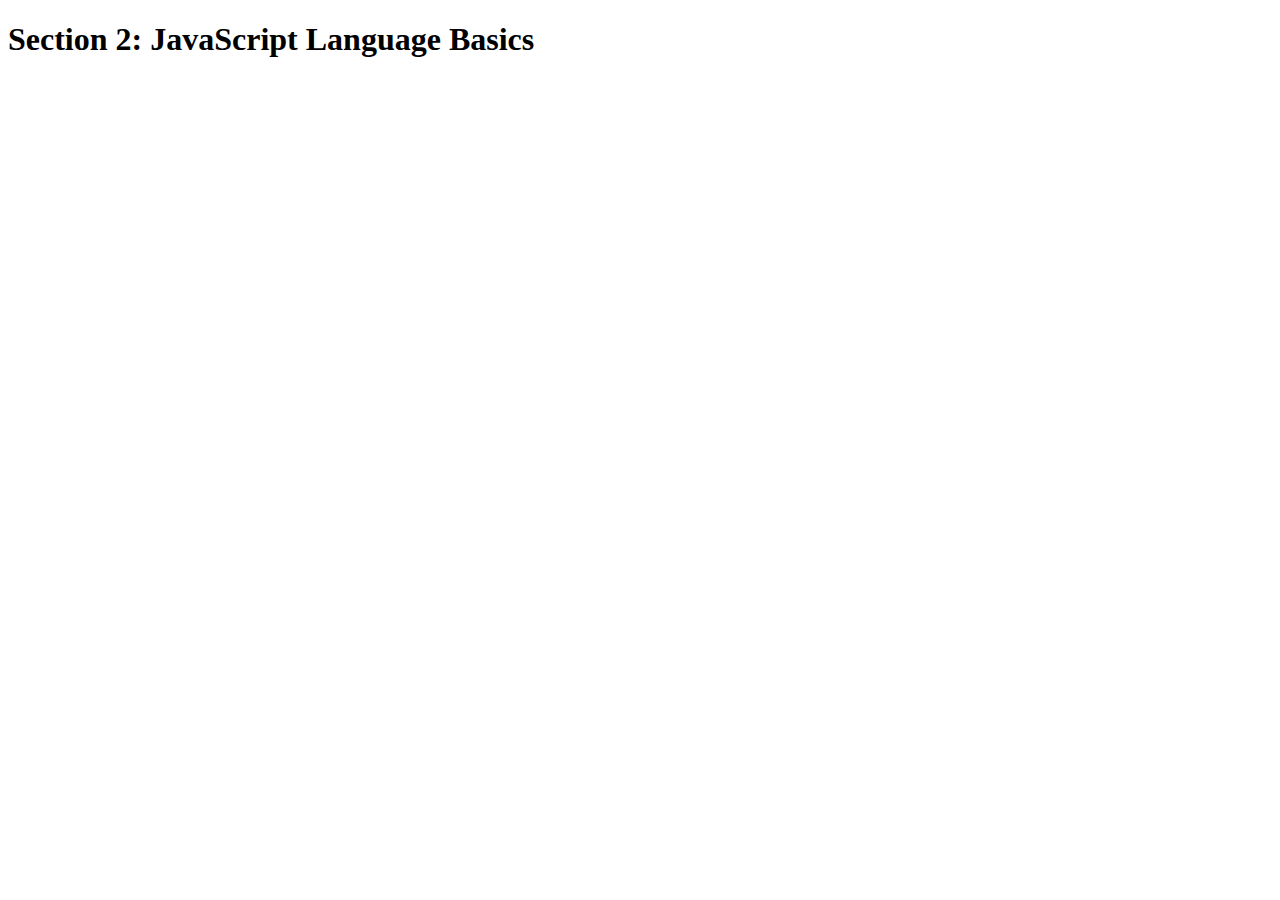
<file: final/index.html>
<!DOCTYPE html>
<html lang="en">
    <head>
        <meta charset="UTF-8">
        <title>Section 2: JavaScript Language Basics</title>
    </head>

    <body>
        <h1>Section 2: JavaScript Language Basics</h1>
    </body>
    
    <script src="script.js"></script>
</html>
</file>
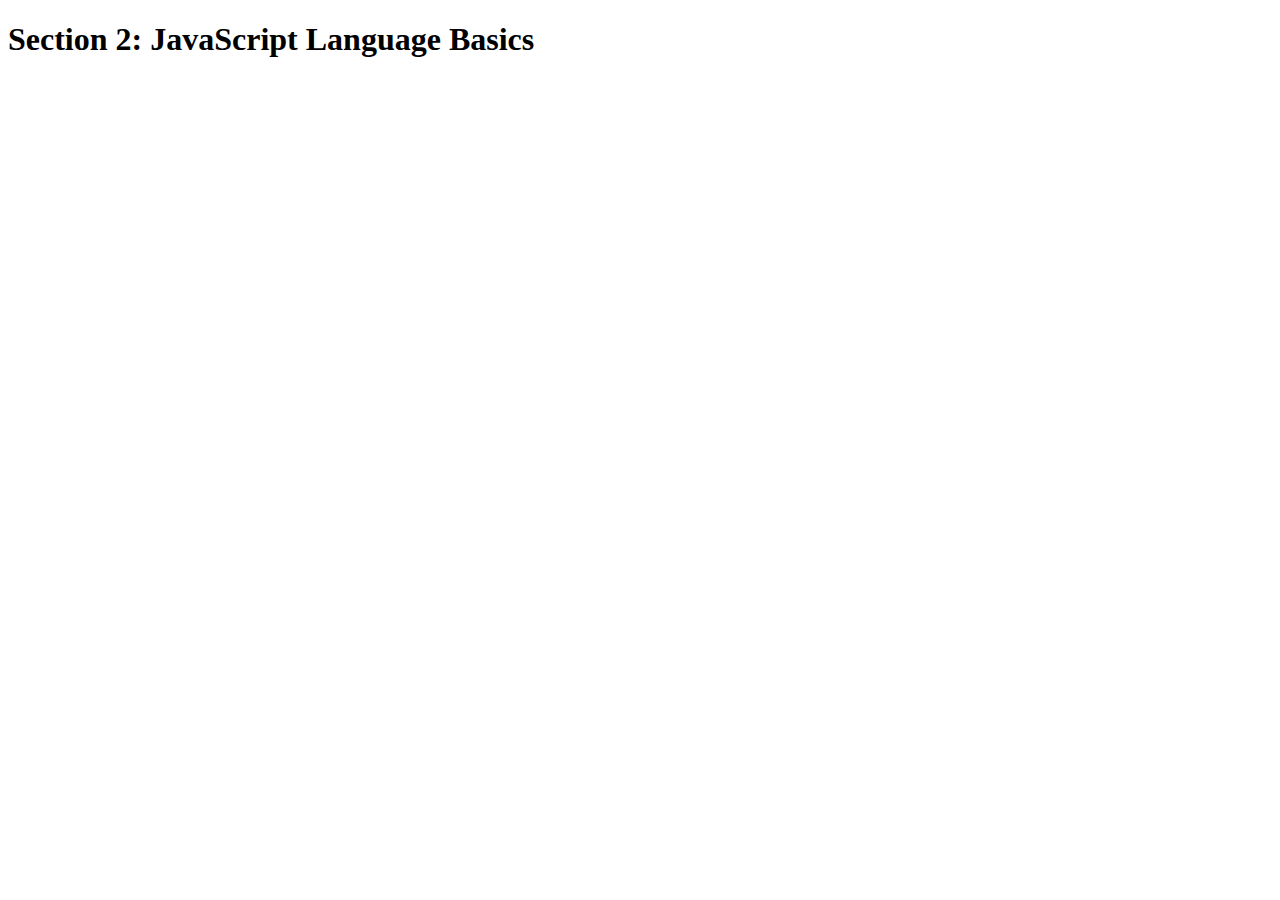
<file: starter/index.html>
<!DOCTYPE html>
<html lang="en">
  <head>
    <meta charset="UTF-8" />
    <title>Section 2: JavaScript Language Basics</title>
  </head>

  <body>
    <h1>Section 2: JavaScript Language Basics</h1>
  </body>

  <script src="script.js"></script>
</html>
</file>
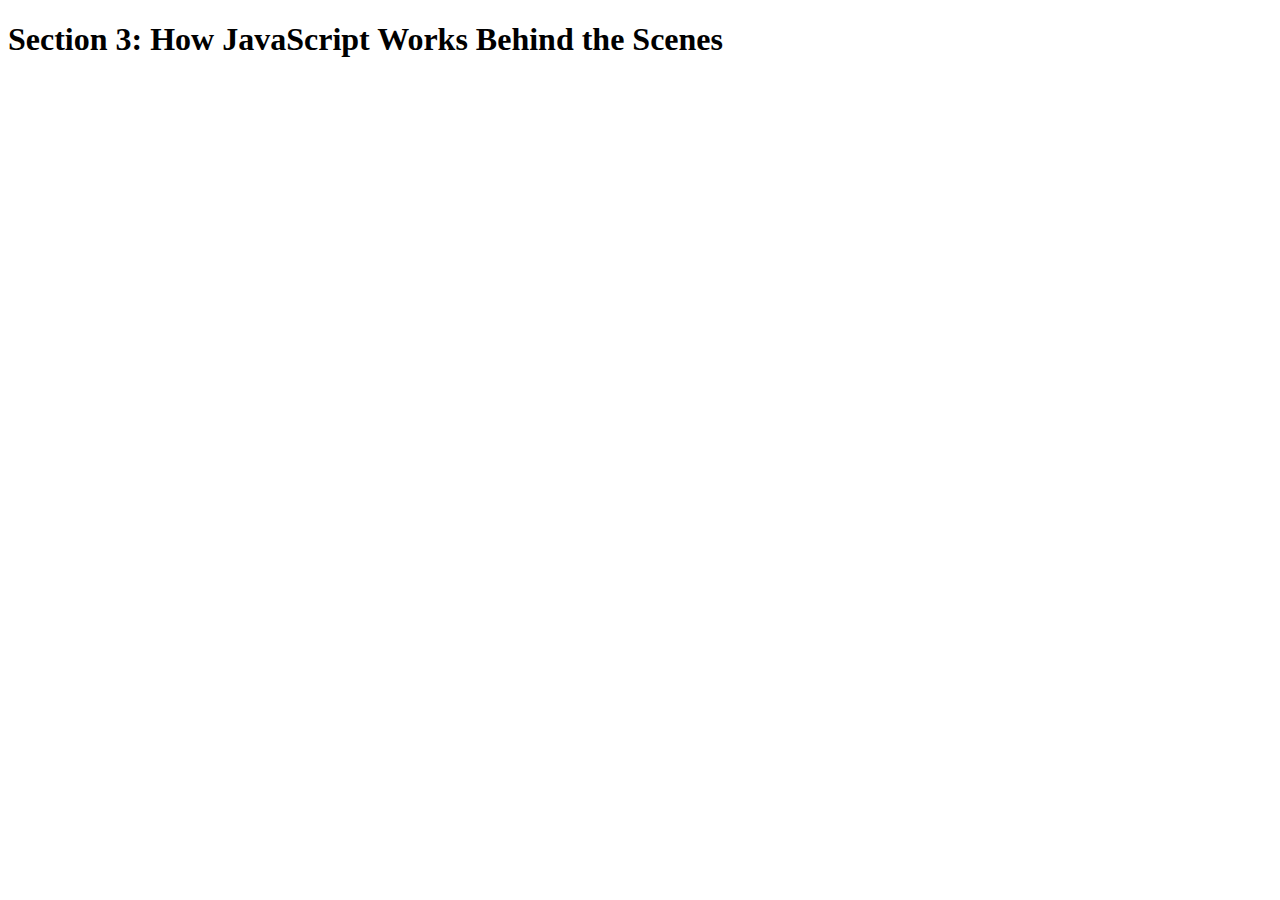
<file: 3-how-JS-works/final/index.html>
<!DOCTYPE html>
<html lang="en">
    <head>
        <meta charset="UTF-8">
        <title>Section 3: How JavaScript Works Behind the Scenes</title>
    </head>

    <body>
        <h1>Section 3: How JavaScript Works Behind the Scenes</h1>
        <script src="script.js"></script>
    </body>
</html>
</file>
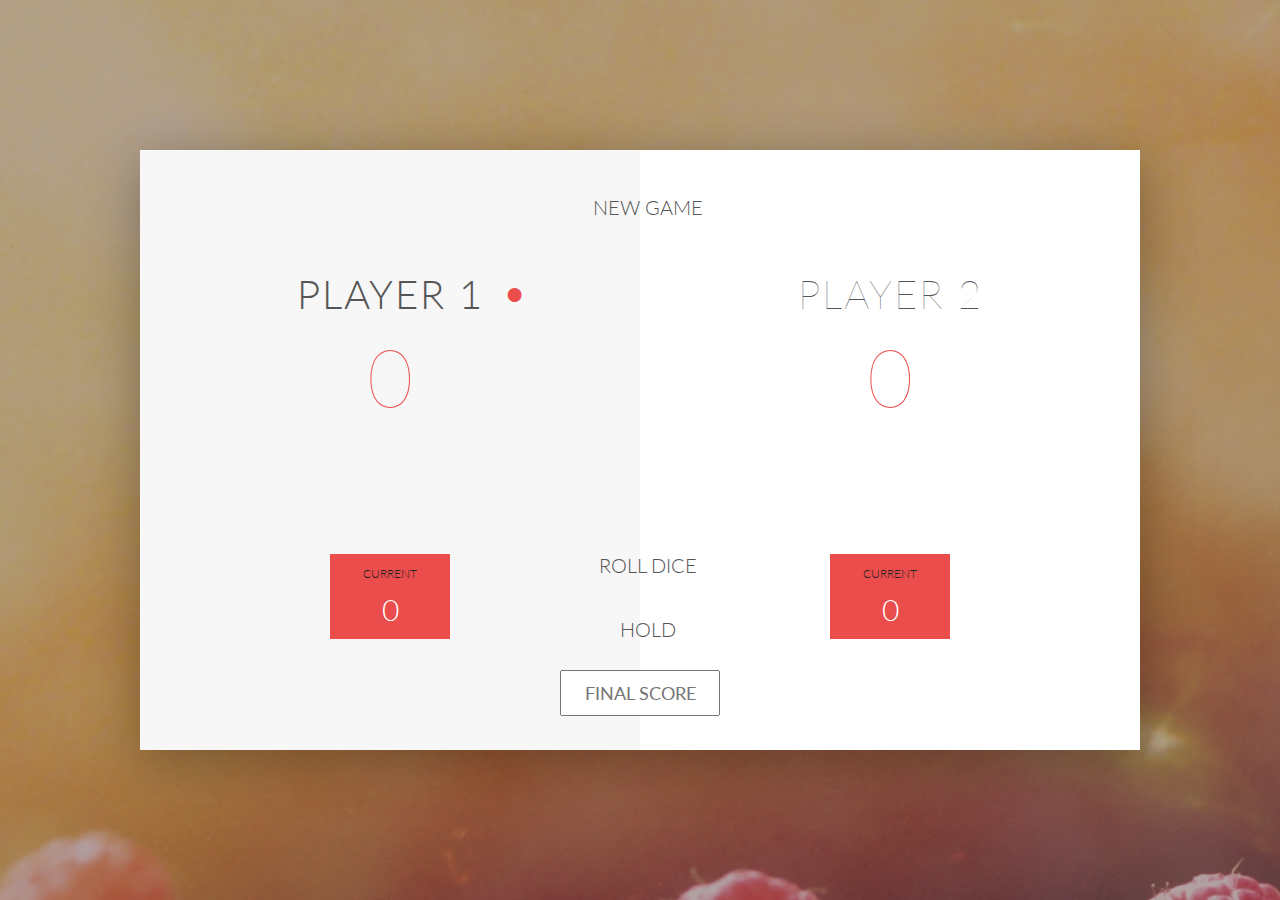
<file: 4-DOM-pig-game/final/index.html>
<!DOCTYPE html>
<html lang="en">
    <head>
        <meta charset="UTF-8">
        <link href="https://fonts.googleapis.com/css?family=Lato:100,300,600" rel="stylesheet" type="text/css">
        <link href="http://code.ionicframework.com/ionicons/2.0.1/css/ionicons.min.css" rel="stylesheet" type="text/css">
        <link type="text/css" rel="stylesheet" href="style.css">
        
        <title>Pig Game</title>
    </head>

    <body>
        <div class="wrapper clearfix">
            <div class="player-0-panel active">
                <div class="player-name" id="name-0">Player 1</div>
                <div class="player-score" id="score-0">43</div>
                <div class="player-current-box">
                    <div class="player-current-label">Current</div>
                    <div class="player-current-score" id="current-0">11</div>
                </div>
            </div>
            
            <div class="player-1-panel">
                <div class="player-name" id="name-1">Player 2</div>
                <div class="player-score" id="score-1">72</div>
                <div class="player-current-box">
                    <div class="player-current-label">Current</div>
                    <div class="player-current-score" id="current-1">0</div>
                </div>
            </div>
            
            <button class="btn-new"><i class="ion-ios-plus-outline"></i>New game</button>
            <button class="btn-roll"><i class="ion-ios-loop"></i>Roll dice</button>
            <button class="btn-hold"><i class="ion-ios-download-outline"></i>Hold</button>
            
            <input type="text" placeholder="Final score" class="final-score">
            
            <img src="dice-5.png" alt="Dice" class="dice" id="dice-1">
            <img src="dice-5.png" alt="Dice" class="dice" id="dice-2">
        </div>
        
        <!--<script src="app.js"></script>-->
        <script src="challenges.js"></script>
    </body>
</html>
</file>
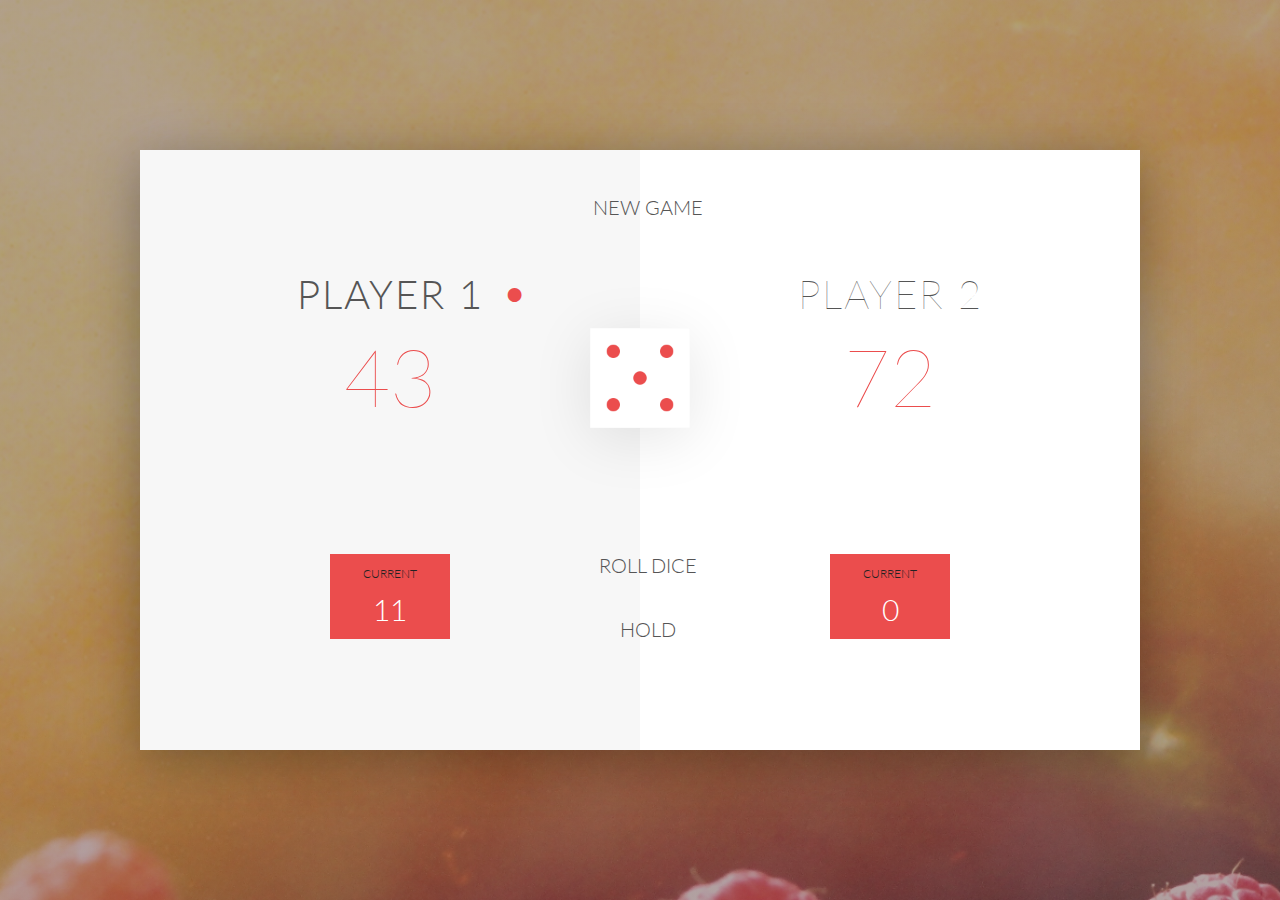
<file: 4-DOM-pig-game/starter/index.html>
<!DOCTYPE html>
<html lang="en">
    <head>
        <meta charset="UTF-8">
        <link href="https://fonts.googleapis.com/css?family=Lato:100,300,600" rel="stylesheet" type="text/css">
        <link href="http://code.ionicframework.com/ionicons/2.0.1/css/ionicons.min.css" rel="stylesheet" type="text/css">
        <link type="text/css" rel="stylesheet" href="style.css">
        
        <title>Pig Game</title>
    </head>

    <body>
        <div class="wrapper clearfix">
            <div class="player-0-panel active">
                <div class="player-name" id="name-0">Player 1</div>
                <div class="player-score" id="score-0">43</div>
                <div class="player-current-box">
                    <div class="player-current-label">Current</div>
                    <div class="player-current-score" id="current-0">11</div>
                </div>
            </div>
            
            <div class="player-1-panel">
                <div class="player-name" id="name-1">Player 2</div>
                <div class="player-score" id="score-1">72</div>
                <div class="player-current-box">
                    <div class="player-current-label">Current</div>
                    <div class="player-current-score" id="current-1">0</div>
                </div>
            </div>
            
            <button class="btn-new"><i class="ion-ios-plus-outline"></i>New game</button>
            <button class="btn-roll"><i class="ion-ios-loop"></i>Roll dice</button>
            <button class="btn-hold"><i class="ion-ios-download-outline"></i>Hold</button>
            
            <img src="dice-5.png" alt="Dice" class="dice">
        </div>
        
        <script src="app.js"></script>
    </body>
</html>
</file>
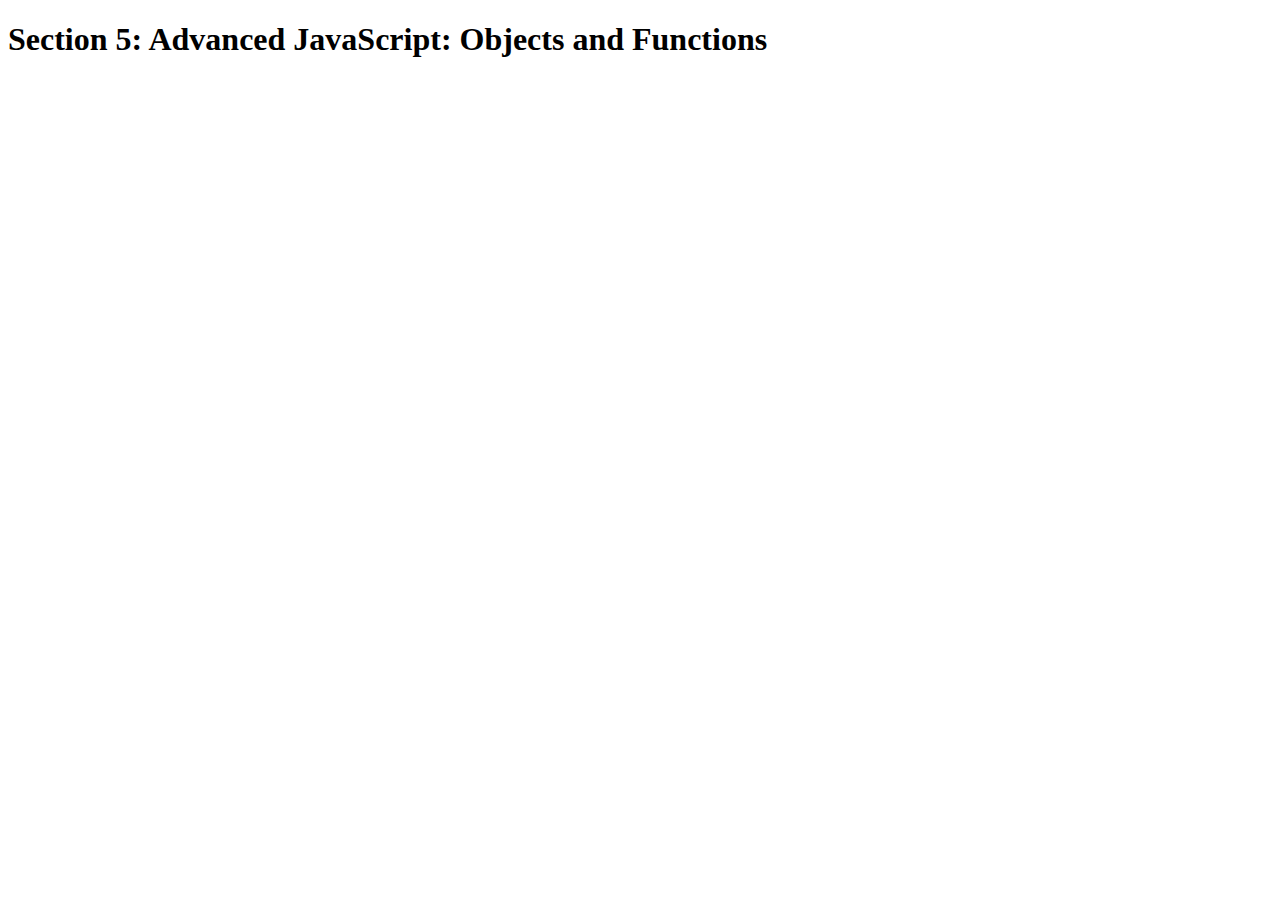
<file: 5-advanced-JS/final/index.html>
<!DOCTYPE html>
<html lang="en">
    <head>
        <meta charset="UTF-8">
        <title>Section 5: Advanced JavaScript: Objects and Functions</title>
    </head>

    <body>
        <h1>Section 5: Advanced JavaScript: Objects and Functions</h1>
        <script src="script.js"></script>
    </body>
</html>
</file>
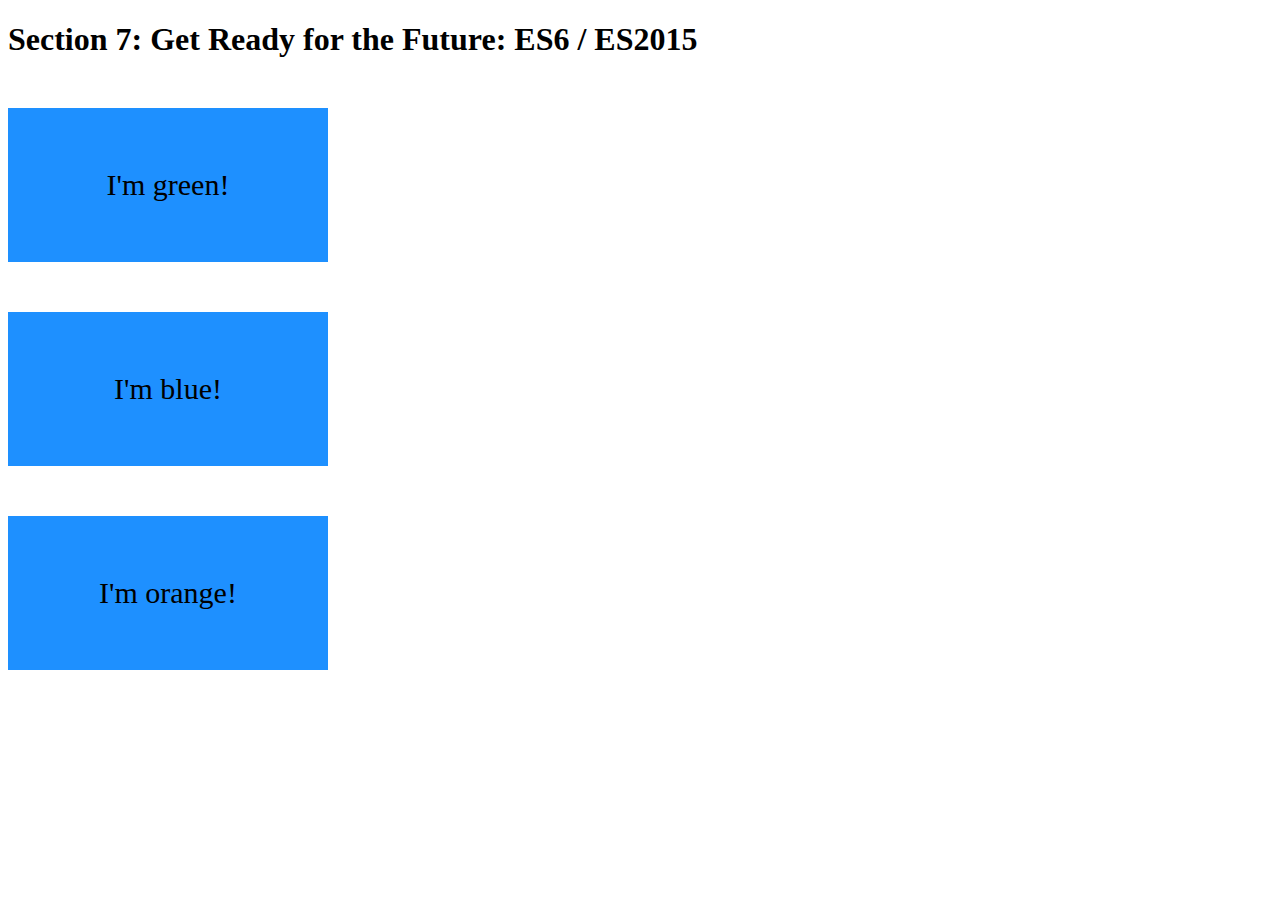
<file: 7-ES6/starter/index.html>
<!DOCTYPE html>
<html lang="ko">
    <head>
        <meta charset="UTF-8" />
        <title>Section 7: Get Ready for the Future: ES6 / ES2015</title>

        <style>
            .box {
                width: 200px;
                padding: 60px;
                text-align: center;
                font-size: 30px;
                margin-top: 50px;
            }

            .green {
                background-color: green;
            }
            .blue {
                background-color: dodgerblue;
            }
            .orange {
                background-color: orangered;
            }
        </style>
    </head>

    <body>
        <h1>Section 7: Get Ready for the Future: ES6 / ES2015</h1>

        <div class="box green">I'm green!</div>
        <div class="box blue">I'm blue!</div>
        <div class="box orange">I'm orange!</div>

        <script src="script.js"></script>
    </body>
</html>
</file>
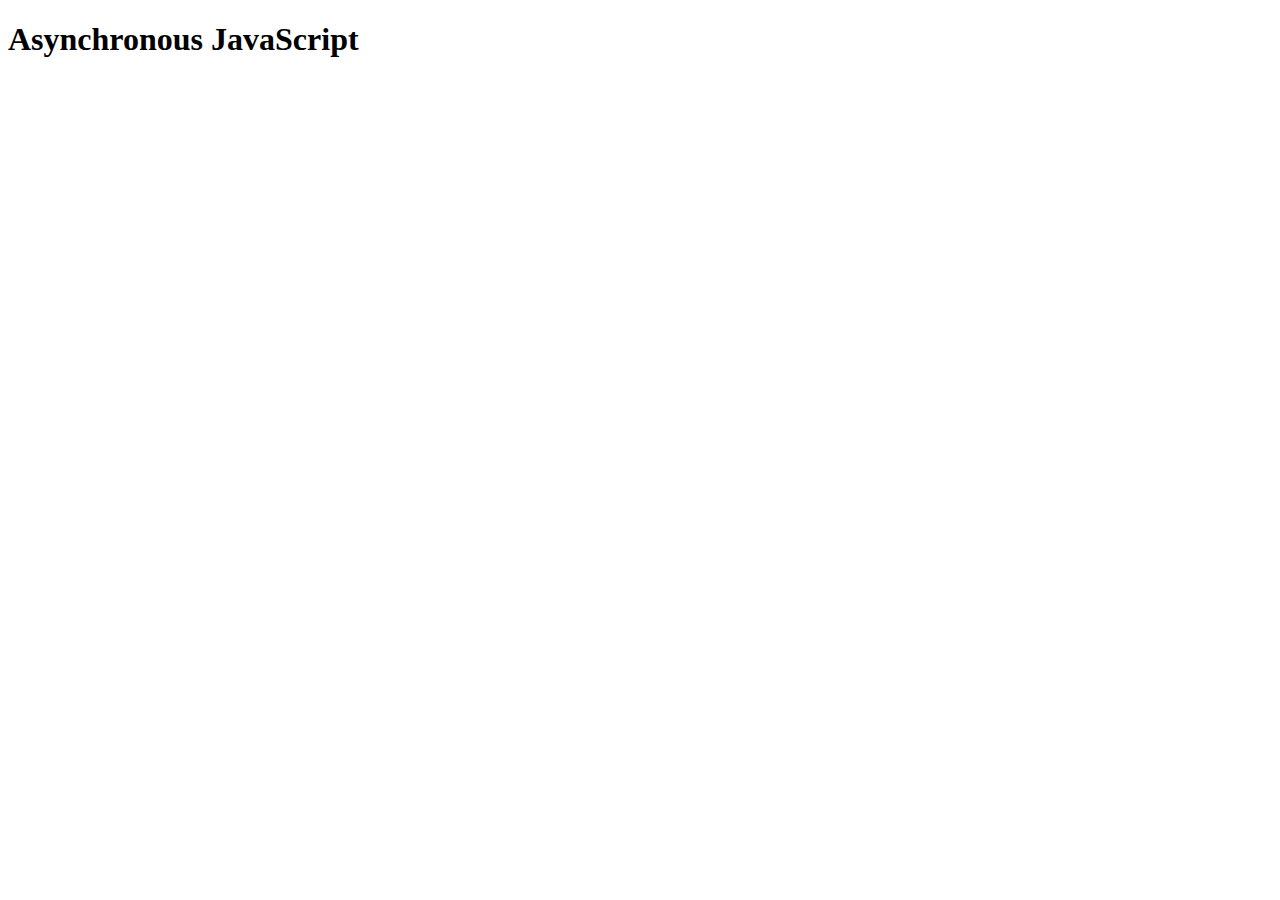
<file: 8-asynchronous-JS/final/asynchronous.html>
<!DOCTYPE html>
<html lang="en">
<head>
    <meta charset="UTF-8">
    <meta name="viewport" content="width=device-width, initial-scale=1.0">
    <meta http-equiv="X-UA-Compatible" content="ie=edge">
    <title>Asynchronous JavaScript</title>
</head>
<body>
    <h1>Asynchronous JavaScript</h1>
    <script>
        // const second = () => {
        //     setTimeout(() => {
        //         console.log('Async Hey there');
        //     }, 2000);
        // }

        // const first = () => {
        //     console.log('Hey there');
        //     second();
        //     console.log('The end');
        // }

        // first();

        // function getRecipe() {
        //     setTimeout(() => {
        //         const recipeID = [523, 883, 432, 974];
        //         console.log(recipeID);

        //         setTimeout(id => {
        //             const recipe = {title: 'Fresh tomato pasta', publisher: 'Jonas'};
        //             console.log(`${id}: ${recipe.title}`);

        //             setTimeout(publisher => {
        //                 const recipe2 = {title: 'Italian Pizza', publisher: 'Jonas'};
        //                 console.log(recipe);
        //             }, 1500, recipe.publisher);

        //         }, 1500, recipeID[2]);

        //     }, 1500);
        // }
        // getRecipe();

        // const getIDs = new Promise((resolve, reject) => {
        //     setTimeout(() => {
        //         resolve([523, 883, 432, 974]);
        //     }, 1500);
        // });

        // const getRecipe = recID => {
        //     return new Promise((resolve, reject) => {
        //         setTimeout(ID => {
        //             const recipe = {title: 'Fresh tomato pasta', publisher: 'Jonas'};
        //             resolve(`${ID}: ${recipe.title}`);
        //         }, 1500, recID);
        //     });
        // };

        // const getRelated = publisher => {
        //     return new Promise((resolve, reject) => {
        //         setTimeout(pub => {
        //             const recipe = {title: 'Italian Pizza', publisher: 'Jonas'};
        //             resolve(`${pub}: ${recipe.title}`);
        //         }, 1500, publisher);
        //     });
        // };

        // getIDs
        // .then(IDs => {
        //     console.log(IDs);
        //     return getRecipe(IDs[2]);
        // })
        // .then(recipe => {
        //     console.log(recipe);
        //     return getRelated('Jonas Schmedtmann');
        // })
        // .then(recipe => {
        //     console.log(recipe);
        // })
        // .catch(error => {
        //     console.log('Error!!');
        // });

        // async function getRecipesAW() {
        //     const IDs = await getIDs;
        //     console.log(IDs);
        //     const recipe = await getRecipe(IDs[2]);
        //     console.log(recipe);
        //     const related = await getRelated('Jonas Schmedtmann');
        //     console.log(related);

        //     return recipe;
        // }
        // getRecipesAW().then(result => console.log(`${result} is the best ever!`));

        function getWeather(woeid) {
            fetch(`https://crossorigin.me/https://www.metaweather.com/api/location/${woeid}/`)
            .then(result => {
                // console.log(result);
                return result.json();
            })
            .then(data => {
                // console.log(data);
                const today = data.consolidated_weather[0];
                console.log(`Temperatures today in ${data.title} stay between ${today.min_temp} and ${today.max_temp}.`);
            })
            .catch(error => console.log(error));
        }
        getWeather(2487956);
        getWeather(44418);


        async function getWeatherAW(woeid) {
            try {
                const result = await fetch(`https://crossorigin.me/https://www.metaweather.com/api/location/${woeid}/`);
                const data = await result.json();
                const tomorrow = data.consolidated_weather[1];
                console.log(`Temperatures tomorrow in ${data.title} stay between ${tomorrow.min_temp} and ${tomorrow.max_temp}.`);
                return data;
            } catch(error) {
                alert(error);
            }
        }
        getWeatherAW(2487956);
        
        let dataLondon;
        getWeatherAW(44418).then(data => {
            dataLondon = data
            console.log(dataLondon);
        });

    </script>
</body>
</html>
</file>
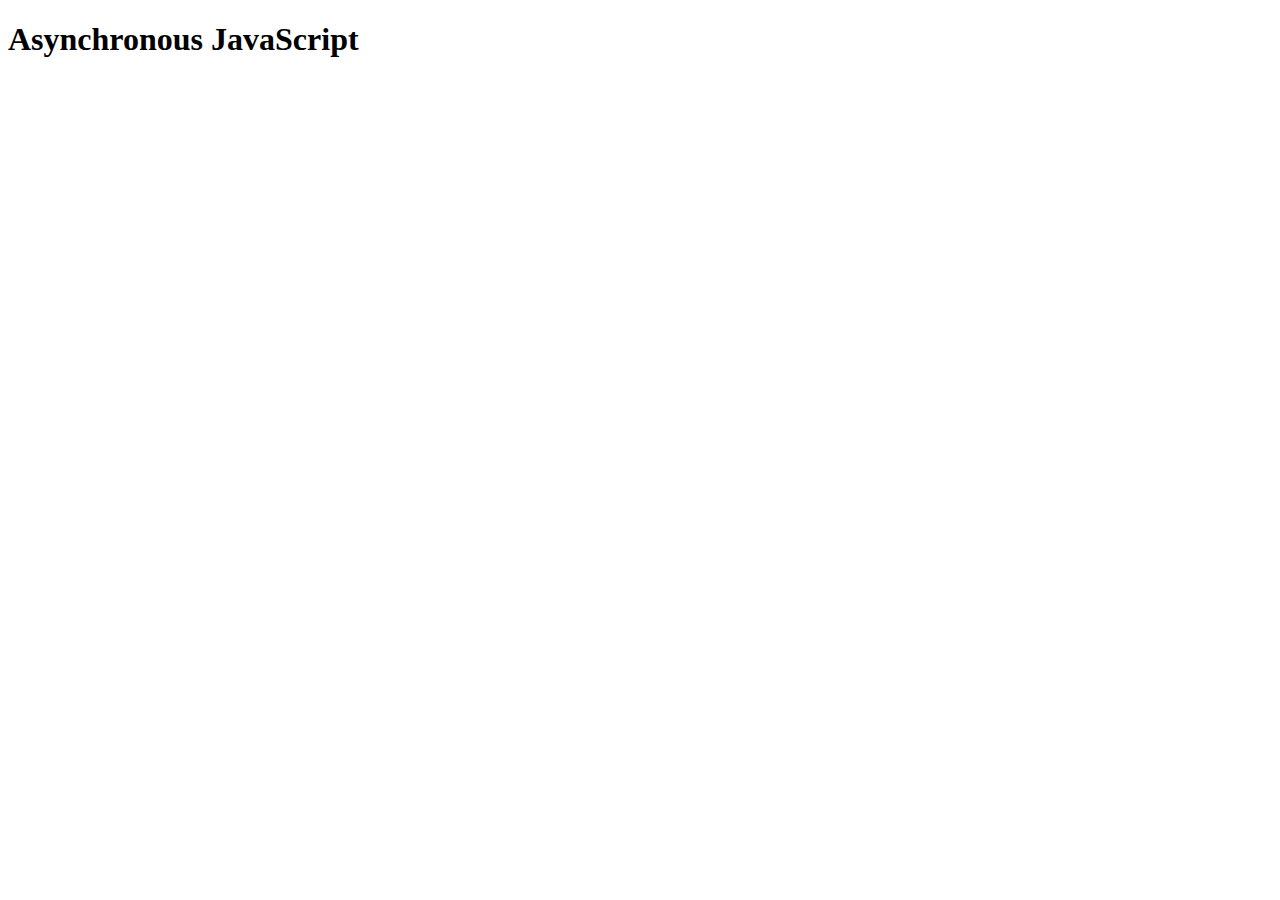
<file: 8-asynchronous-JS/starter/asynchronous.html>
<!DOCTYPE html>
<html lang="en">
    <head>
        <meta charset="UTF-8" />
        <meta name="viewport" content="width=device-width, initial-scale=1.0" />
        <meta http-equiv="X-UA-Compatible" content="ie=edge" />
        <title>Asynchronous JavaScript</title>
    </head>
    <body>
        <h1>Asynchronous JavaScript</h1>
        <script src="a.js"></script>
    </body>
</html>
</file>
<file: 4-DOM-pig-game/final/style.css>
/**********************************************
*** GENERAL
**********************************************/

.final-score {
    position: absolute;
    left: 50%;
    transform: translateX(-50%);
    top: 520px;
    color: #555;
    font-size: 18px;
    font-family: 'Lato';
    text-align: center;
    padding: 10px;
    width: 160px;
    text-transform: uppercase;
}

.final-score:focus { outline: none; }

#dice-1 { top: 120px; }
#dice-2 { top: 250px; }


* {
    margin: 0;
    padding: 0;
    box-sizing: border-box;
    
}

.clearfix::after {
    content: "";
    display: table;
    clear: both;
}

body {
    background-image: linear-gradient(rgba(62, 20, 20, 0.4), rgba(62, 20, 20, 0.4)), url(back.jpg);
    background-size: cover;
    background-position: center;
    font-family: Lato;
    font-weight: 300;
    position: relative;
    height: 100vh;
    color: #555;
}

.wrapper {
    width: 1000px;
    position: absolute;
    top: 50%;
    left: 50%;
    transform: translate(-50%, -50%);
    background-color: #fff;
    box-shadow: 0px 10px 50px rgba(0, 0, 0, 0.3);
    overflow: hidden;
}

.player-0-panel,
.player-1-panel {
    width: 50%;
    float: left;
    height: 600px;
    padding: 100px;
}



/**********************************************
*** PLAYERS
**********************************************/

.player-name {
    font-size: 40px;
    text-align: center;
    text-transform: uppercase;
    letter-spacing: 2px;
    font-weight: 100;
    margin-top: 20px;
    margin-bottom: 10px;
    position: relative;
}

.player-score {
    text-align: center;
    font-size: 80px;
    font-weight: 100;
    color: #EB4D4D;
    margin-bottom: 130px;
}

.active { background-color: #f7f7f7; }
.active .player-name { font-weight: 300; }

.active .player-name::after {
    content: "\2022";
    font-size: 47px;
    position: absolute;
    color: #EB4D4D;
    top: -7px;
    right: 10px;
    
}

.player-current-box {
    background-color: #EB4D4D;
    color: #fff;
    width: 40%;
    margin: 0 auto;
    padding: 12px;
    text-align: center;
}

.player-current-label {
    text-transform: uppercase;
    margin-bottom: 10px;
    font-size: 12px;
    color: #222;
}

.player-current-score {
    font-size: 30px;
}

button {
    position: absolute;
    width: 200px;
    left: 50%;
    transform: translateX(-50%);
    color: #555;
    background: none;
    border: none;
    font-family: Lato;
    font-size: 20px;
    text-transform: uppercase;
    cursor: pointer;
    font-weight: 300;
    transition: background-color 0.3s, color 0.3s;
}

button:hover { font-weight: 600; }
button:hover i { margin-right: 20px; }

button:focus {
    outline: none;
}

i {
    color: #EB4D4D;
    display: inline-block;
    margin-right: 15px;
    font-size: 32px;
    line-height: 1;
    vertical-align: text-top;
    margin-top: -4px;
    transition: margin 0.3s;
}

.btn-new { top: 45px;}
.btn-roll { top: 403px;}
.btn-hold { top: 467px;}

.dice {
    position: absolute;
    left: 50%;
    top: 178px;
    transform: translateX(-50%);
    height: 100px;
    box-shadow: 0px 10px 60px rgba(0, 0, 0, 0.10);
}

.winner { background-color: #f7f7f7; }
.winner .player-name { font-weight: 300; color: #EB4D4D; }
</file>
<file: 4-DOM-pig-game/starter/style.css>
/**********************************************
*** GENERAL
**********************************************/

* {
    margin: 0;
    padding: 0;
    box-sizing: border-box;
    
}

.clearfix::after {
    content: "";
    display: table;
    clear: both;
}

body {
    background-image: linear-gradient(rgba(62, 20, 20, 0.4), rgba(62, 20, 20, 0.4)), url(back.jpg);
    background-size: cover;
    background-position: center;
    font-family: Lato;
    font-weight: 300;
    position: relative;
    height: 100vh;
    color: #555;
}

.wrapper {
    width: 1000px;
    position: absolute;
    top: 50%;
    left: 50%;
    transform: translate(-50%, -50%);
    background-color: #fff;
    box-shadow: 0px 10px 50px rgba(0, 0, 0, 0.3);
    overflow: hidden;
}

.player-0-panel,
.player-1-panel {
    width: 50%;
    float: left;
    height: 600px;
    padding: 100px;
}



/**********************************************
*** PLAYERS
**********************************************/

.player-name {
    font-size: 40px;
    text-align: center;
    text-transform: uppercase;
    letter-spacing: 2px;
    font-weight: 100;
    margin-top: 20px;
    margin-bottom: 10px;
    position: relative;
}

.player-score {
    text-align: center;
    font-size: 80px;
    font-weight: 100;
    color: #EB4D4D;
    margin-bottom: 130px;
}

.active { background-color: #f7f7f7; }
.active .player-name { font-weight: 300; }

.active .player-name::after {
    content: "\2022";
    font-size: 47px;
    position: absolute;
    color: #EB4D4D;
    top: -7px;
    right: 10px;
    
}

.player-current-box {
    background-color: #EB4D4D;
    color: #fff;
    width: 40%;
    margin: 0 auto;
    padding: 12px;
    text-align: center;
}

.player-current-label {
    text-transform: uppercase;
    margin-bottom: 10px;
    font-size: 12px;
    color: #222;
}

.player-current-score {
    font-size: 30px;
}

button {
    position: absolute;
    width: 200px;
    left: 50%;
    transform: translateX(-50%);
    color: #555;
    background: none;
    border: none;
    font-family: Lato;
    font-size: 20px;
    text-transform: uppercase;
    cursor: pointer;
    font-weight: 300;
    transition: background-color 0.3s, color 0.3s;
}

button:hover { font-weight: 600; }
button:hover i { margin-right: 20px; }

button:focus {
    outline: none;
}

i {
    color: #EB4D4D;
    display: inline-block;
    margin-right: 15px;
    font-size: 32px;
    line-height: 1;
    vertical-align: text-top;
    margin-top: -4px;
    transition: margin 0.3s;
}

.btn-new { top: 45px;}
.btn-roll { top: 403px;}
.btn-hold { top: 467px;}

.dice {
    position: absolute;
    left: 50%;
    top: 178px;
    transform: translateX(-50%);
    height: 100px;
    box-shadow: 0px 10px 60px rgba(0, 0, 0, 0.10);
}

.winner { background-color: #f7f7f7; }
.winner .player-name { font-weight: 300; color: #EB4D4D; }
</file>
